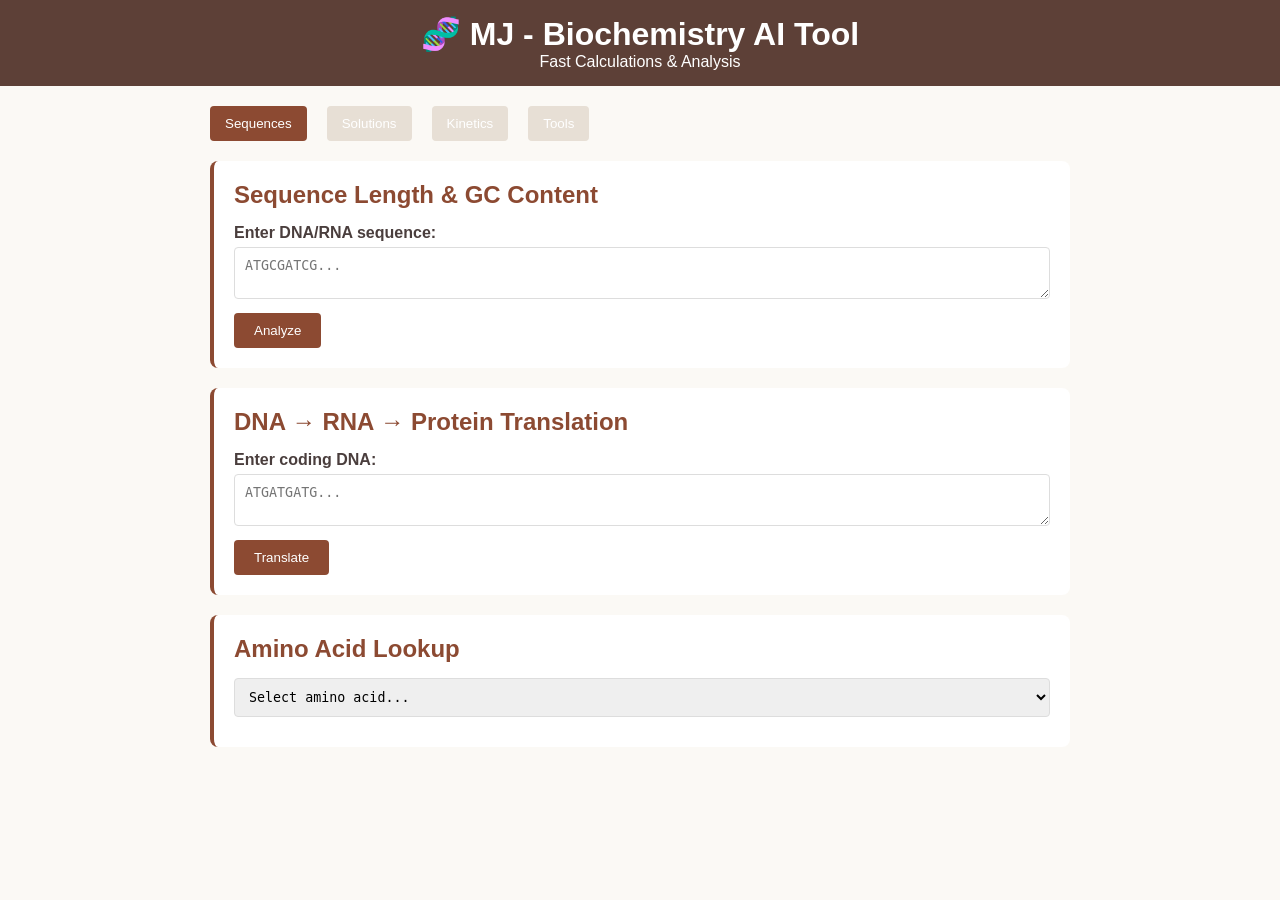
<file: index.html>
<!DOCTYPE html>
<html lang="en">
<head>
    <meta charset="UTF-8">
    <meta name="viewport" content="width=device-width, initial-scale=1.0">
    <title>MJ - Biochemistry AI Tool</title>
    <style>
        * { margin: 0; padding: 0; box-sizing: border-box; }
        body { font-family: Arial, sans-serif; background: #fbf9f5; color: #4a3e3d; }
        .navbar { background: #5d4037; color: white; padding: 15px; text-align: center; }
        .container { max-width: 900px; margin: 0 auto; padding: 20px; }
        .section { background: white; margin: 20px 0; padding: 20px; border-radius: 8px; border-left: 4px solid #8c4a32; }
        h2 { color: #8c4a32; margin-bottom: 15px; }
        label { display: block; font-weight: bold; margin-top: 10px; margin-bottom: 5px; }
        input, textarea, select { width: 100%; padding: 10px; margin-bottom: 10px; border: 1px solid #ddd; border-radius: 4px; font-family: monospace; }
        button { background: #8c4a32; color: white; padding: 10px 20px; border: none; border-radius: 4px; cursor: pointer; margin-right: 10px; }
        button:hover { background: #6f3724; }
        .result { background: #fffdf9; padding: 15px; border-left: 4px solid #8c4a32; margin-top: 15px; display: none; }
        .tabs { display: flex; gap: 10px; margin-bottom: 20px; flex-wrap: wrap; }
        .tab-btn { padding: 10px 15px; background: #e7dfd5; border: none; cursor: pointer; border-radius: 4px; }
        .tab-btn.active { background: #8c4a32; color: white; }
        .tab-content { display: none; }
        .tab-content.active { display: block; }
    </style>
</head>
<body>
    <div class="navbar">
        <h1>🧬 MJ - Biochemistry AI Tool</h1>
        <p>Fast Calculations & Analysis</p>
    </div>

    <div class="container">
        <div class="tabs">
            <button class="tab-btn active" onclick="showTab('sequences')">Sequences</button>
            <button class="tab-btn" onclick="showTab('solutions')">Solutions</button>
            <button class="tab-btn" onclick="showTab('kinetics')">Kinetics</button>
            <button class="tab-btn" onclick="showTab('tools')">Tools</button>
        </div>

        <!-- SEQUENCES TAB -->
        <div id="sequences" class="tab-content active">
            <div class="section">
                <h2>Sequence Length & GC Content</h2>
                <label>Enter DNA/RNA sequence:</label>
                <textarea id="seqInput" placeholder="ATGCGATCG..."></textarea>
                <button onclick="analyzeSequence()">Analyze</button>
                <div id="seqResult" class="result"></div>
            </div>

            <div class="section">
                <h2>DNA → RNA → Protein Translation</h2>
                <label>Enter coding DNA:</label>
                <textarea id="dnaInput" placeholder="ATGATGATG..."></textarea>
                <button onclick="translate()">Translate</button>
                <div id="transResult" class="result"></div>
            </div>

            <div class="section">
                <h2>Amino Acid Lookup</h2>
                <select id="aaSelect" onchange="lookupAA()">
                    <option value="">Select amino acid...</option>
                    <option value="A">Alanine (A)</option>
                    <option value="R">Arginine (R)</option>
                    <option value="D">Aspartic Acid (D)</option>
                    <option value="N">Asparagine (N)</option>
                    <option value="C">Cysteine (C)</option>
                    <option value="E">Glutamic Acid (E)</option>
                    <option value="Q">Glutamine (Q)</option>
                    <option value="G">Glycine (G)</option>
                    <option value="H">Histidine (H)</option>
                    <option value="I">Isoleucine (I)</option>
                    <option value="L">Leucine (L)</option>
                    <option value="K">Lysine (K)</option>
                    <option value="M">Methionine (M)</option>
                    <option value="F">Phenylalanine (F)</option>
                    <option value="P">Proline (P)</option>
                    <option value="S">Serine (S)</option>
                    <option value="T">Threonine (T)</option>
                    <option value="W">Tryptophan (W)</option>
                    <option value="Y">Tyrosine (Y)</option>
                    <option value="V">Valine (V)</option>
                </select>
                <div id="aaResult" class="result"></div>
            </div>
        </div>

        <!-- SOLUTIONS TAB -->
        <div id="solutions" class="tab-content">
            <div class="section">
                <h2>Molarity Calculator (M = n/V)</h2>
                <label>Formula Weight (g/mol):</label>
                <input type="number" id="mw" placeholder="e.g., 180.16">
                <label>Target Molarity (M):</label>
                <input type="number" id="molarity" placeholder="e.g., 0.5">
                <label>Target Volume (mL):</label>
                <input type="number" id="volume" placeholder="e.g., 250">
                <button onclick="calcMolarity()">Calculate Mass</button>
                <div id="molResult" class="result"></div>
            </div>

            <div class="section">
                <h2>Beer-Lambert Law (A = ε·c·l)</h2>
                <label>Absorbance (A):</label>
                <input type="number" id="absorbance" placeholder="e.g., 0.45">
                <label>Extinction Coefficient (M⁻¹cm⁻¹):</label>
                <input type="number" id="extinction" placeholder="e.g., 6220">
                <label>Path Length (cm):</label>
                <input type="number" id="pathLength" value="1">
                <button onclick="calcBeerLambert()">Calculate Concentration</button>
                <div id="beerResult" class="result"></div>
            </div>

            <div class="section">
                <h2>Dilution Calculator (C₁V₁ = C₂V₂)</h2>
                <label>Stock Concentration (C₁):</label>
                <input type="number" id="c1" placeholder="e.g., 10">
                <label>Target Concentration (C₂):</label>
                <input type="number" id="c2" placeholder="e.g., 1">
                <label>Target Volume (mL) (V₂):</label>
                <input type="number" id="v2" placeholder="e.g., 500">
                <button onclick="calcDilution()">Calculate Volumes</button>
                <div id="dilResult" class="result"></div>
            </div>

            <div class="section">
                <h2>Henderson-Hasselbalch Buffer</h2>
                <label>Target pH:</label>
                <input type="number" id="targetPH" placeholder="e.g., 7.4" step="0.1">
                <label>pKa:</label>
                <input type="number" id="pka" placeholder="e.g., 7.21" step="0.1">
                <label>Total Buffer Concentration (M):</label>
                <input type="number" id="bufConc" placeholder="e.g., 0.1" step="0.01">
                <button onclick="calcBuffer()">Calculate Proportions</button>
                <div id="bufResult" class="result"></div>
            </div>
        </div>

        <!-- KINETICS TAB -->
        <div id="kinetics" class="tab-content">
            <div class="section">
                <h2>Michaelis-Menten Kinetics</h2>
                <label>Vmax (μmol/min):</label>
                <input type="number" id="vmax" placeholder="e.g., 120">
                <label>Km (mM):</label>
                <input type="number" id="km" placeholder="e.g., 2.5">
                <label>[S] Substrate (mM):</label>
                <input type="number" id="substrate" placeholder="e.g., 5.0">
                <button onclick="calcEnzyme()">Calculate v₀</button>
                <div id="enzymeResult" class="result"></div>
            </div>

            <div class="section">
                <h2>Centrifuge RPM ↔ RCF Converter</h2>
                <label>Rotor Radius (cm):</label>
                <input type="number" id="radius" placeholder="e.g., 9.5">
                <label>RPM:</label>
                <input type="number" id="rpm" placeholder="e.g., 4000">
                <button onclick="calcRCF()">Calculate G-Force</button>
                <div id="rcfResult" class="result"></div>
            </div>

            <div class="section">
                <h2>Outlier Detection (3-Sigma)</h2>
                <label>Enter data (comma-separated):</label>
                <textarea id="dataInput" placeholder="0.12, 0.14, 0.13, 4.85..."></textarea>
                <button onclick="findOutliers()">Find Outliers</button>
                <div id="outlierResult" class="result"></div>
            </div>
        </div>

        <!-- TOOLS TAB -->
        <div id="tools" class="tab-content">
            <div class="section">
                <h2>Simple Lab Timer</h2>
                <label>Seconds:</label>
                <input type="number" id="timerInput" placeholder="60" value="60">
                <button onclick="startTimer()">Start Timer</button>
                <div id="timerDisplay" style="font-size: 36px; font-weight: bold; text-align: center; margin-top: 20px; color: #8c4a32;">0:00</div>
            </div>

            <div class="section">
                <h2>PCR Master Mix Calculator</h2>
                <label>Number of reactions:</label>
                <input type="number" id="numReactions" placeholder="e.g., 24">
                <button onclick="calcPCR()">Calculate Mix</button>
                <div id="pcrResult" class="result"></div>
            </div>

            <div class="section">
                <h2>Quick DNA Extraction Protocol</h2>
                <div class="result" style="display: block;">
                    <strong>PHENOL-CHLOROFORM EXTRACTION</strong><br><br>
                    1. Add tissue to lysis buffer (10mM Tris, 10mM NaCl)<br>
                    2. Add Proteinase K (25µL of 20mg/mL)<br>
                    3. Incubate at 55°C for 4 hours<br>
                    4. Add equal volume phenol:chloroform:IAA (25:24:1)<br>
                    5. Vortex 30 sec, centrifuge 10,000g for 10 min at 4°C<br>
                    6. Transfer aqueous layer<br>
                    7. Repeat phenol extraction until interface clear<br>
                    8. Add 1 volume ice-cold isopropanol<br>
                    9. Spool DNA with glass rod<br>
                    10. Rinse with 70% ethanol, air dry<br>
                    11. Resuspend in TE buffer overnight at 4°C
                </div>
            </div>
        </div>
    </div>

    <script>
        const aaData = {
            'A': { name: 'Alanine', mass: '89.09', pI: '6.00' },
            'R': { name: 'Arginine', mass: '174.20', pI: '10.76' },
            'D': { name: 'Aspartic Acid', mass: '133.10', pI: '2.77' },
            'N': { name: 'Asparagine', mass: '132.12', pI: '5.41' },
            'C': { name: 'Cysteine', mass: '121.16', pI: '5.07' },
            'E': { name: 'Glutamic Acid', mass: '147.13', pI: '3.22' },
            'Q': { name: 'Glutamine', mass: '146.14', pI: '5.65' },
            'G': { name: 'Glycine', mass: '75.07', pI: '5.97' },
            'H': { name: 'Histidine', mass: '155.15', pI: '7.59' },
            'I': { name: 'Isoleucine', mass: '131.17', pI: '6.02' },
            'L': { name: 'Leucine', mass: '131.17', pI: '5.98' },
            'K': { name: 'Lysine', mass: '146.19', pI: '9.74' },
            'M': { name: 'Methionine', mass: '149.21', pI: '5.74' },
            'F': { name: 'Phenylalanine', mass: '165.19', pI: '5.48' },
            'P': { name: 'Proline', mass: '115.13', pI: '6.30' },
            'S': { name: 'Serine', mass: '105.09', pI: '5.68' },
            'T': { name: 'Threonine', mass: '119.12', pI: '5.87' },
            'W': { name: 'Tryptophan', mass: '204.23', pI: '5.89' },
            'Y': { name: 'Tyrosine', mass: '181.19', pI: '5.66' },
            'V': { name: 'Valine', mass: '117.15', pI: '5.96' }
        };

        const codonTable = {
            'AUG': 'Met', 'UUU': 'Phe', 'UUC': 'Phe', 'UUA': 'Leu', 'UUG': 'Leu',
            'UCU': 'Ser', 'UCC': 'Ser', 'UCA': 'Ser', 'UCG': 'Ser', 'UAU': 'Tyr',
            'UAC': 'Tyr', 'UGU': 'Cys', 'UGC': 'Cys', 'UGG': 'Trp', 'CUU': 'Leu',
            'CUC': 'Leu', 'CUA': 'Leu', 'CUG': 'Leu', 'CCU': 'Pro', 'CCC': 'Pro',
            'CCA': 'Pro', 'CCG': 'Pro', 'CAU': 'His', 'CAC': 'His', 'CAA': 'Gln',
            'CAG': 'Gln', 'CGU': 'Arg', 'CGC': 'Arg', 'CGA': 'Arg', 'CGG': 'Arg',
            'AUU': 'Ile', 'AUC': 'Ile', 'AUA': 'Ile', 'ACU': 'Thr', 'ACC': 'Thr',
            'ACA': 'Thr', 'ACG': 'Thr', 'AAU': 'Asn', 'AAC': 'Asn', 'AAA': 'Lys',
            'AAG': 'Lys', 'AGU': 'Ser', 'AGC': 'Ser', 'AGA': 'Arg', 'AGG': 'Arg',
            'GUU': 'Val', 'GUC': 'Val', 'GUA': 'Val', 'GUG': 'Val', 'GCU': 'Ala',
            'GCC': 'Ala', 'GCA': 'Ala', 'GCG': 'Ala', 'GAU': 'Asp', 'GAC': 'Asp',
            'GAA': 'Glu', 'GAG': 'Glu', 'GGU': 'Gly', 'GGC': 'Gly', 'GGA': 'Gly', 'GGG': 'Gly'
        };

        function showTab(tabName) {
            document.querySelectorAll('.tab-content').forEach(el => el.classList.remove('active'));
            document.querySelectorAll('.tab-btn').forEach(el => el.classList.remove('active'));
            document.getElementById(tabName).classList.add('active');
            event.target.classList.add('active');
        }

        function analyzeSequence() {
            const seq = document.getElementById('seqInput').value.trim().toUpperCase();
            const result = document.getElementById('seqResult');
            if (!seq) { result.style.display = 'none'; return; }
            const gc = ((seq.match(/[GC]/g) || []).length / seq.length * 100).toFixed(2);
            result.innerHTML = `<strong>Length:</strong> ${seq.length} bp<br><strong>GC Content:</strong> ${gc}%`;
            result.style.display = 'block';
        }

        function translate() {
            let dna = document.getElementById('dnaInput').value.trim().toUpperCase().replace(/[^ATCG]/g, '');
            const result = document.getElementById('transResult');
            if (!dna) { result.style.display = 'none'; return; }
            
            const mrna = dna.replace(/T/g, 'U');
            let protein = '';
            for (let i = 0; i < mrna.length - 2; i += 3) {
                const codon = mrna.substring(i, i + 3);
                protein += codonTable[codon] ? codonTable[codon][0] : '?';
                if (codonTable[codon] === 'Stop') break;
            }
            result.innerHTML = `<strong>mRNA:</strong> ${mrna}<br><strong>Protein:</strong> ${protein}`;
            result.style.display = 'block';
        }

        function lookupAA() {
            const aa = document.getElementById('aaSelect').value;
            const result = document.getElementById('aaResult');
            if (!aa) { result.style.display = 'none'; return; }
            const data = aaData[aa];
            result.innerHTML = `<strong>${data.name} (${aa})</strong><br>Mass: ${data.mass} g/mol<br>pI: ${data.pI}`;
            result.style.display = 'block';
        }

        function calcMolarity() {
            const mw = parseFloat(document.getElementById('mw').value);
            const m = parseFloat(document.getElementById('molarity').value);
            const vol = parseFloat(document.getElementById('volume').value);
            const result = document.getElementById('molResult');
            if (!mw || !m || !vol) return;
            const mass = m * (vol / 1000) * mw;
            result.innerHTML = `<strong>Mass needed:</strong> ${mass.toFixed(4)} grams`;
            result.style.display = 'block';
        }

        function calcBeerLambert() {
            const a = parseFloat(document.getElementById('absorbance').value);
            const ext = parseFloat(document.getElementById('extinction').value);
            const path = parseFloat(document.getElementById('pathLength').value);
            const result = document.getElementById('beerResult');
            if (!a || !ext || !path) return;
            const conc = (a / (ext * path)) * 1000000;
            result.innerHTML = `<strong>Concentration:</strong> ${conc.toFixed(2)} µM`;
            result.style.display = 'block';
        }

        function calcDilution() {
            const c1 = parseFloat(document.getElementById('c1').value);
            const c2 = parseFloat(document.getElementById('c2').value);
            const v2 = parseFloat(document.getElementById('v2').value);
            const result = document.getElementById('dilResult');
            if (!c1 || !c2 || !v2) return;
            const v1 = (c2 * v2) / c1;
            result.innerHTML = `<strong>Stock needed (V₁):</strong> ${v1.toFixed(2)} mL<br><strong>Diluent needed:</strong> ${(v2 - v1).toFixed(2)} mL`;
            result.style.display = 'block';
        }

        function calcBuffer() {
            const pH = parseFloat(document.getElementById('targetPH').value);
            const pka = parseFloat(document.getElementById('pka').value);
            const conc = parseFloat(document.getElementById('bufConc').value);
            const result = document.getElementById('bufResult');
            if (!pH || !pka || !conc) return;
            const ratio = Math.pow(10, pH - pka);
            const base = conc * ratio / (1 + ratio);
            const acid = conc - base;
            result.innerHTML = `<strong>Acid [HA]:</strong> ${acid.toFixed(4)} M<br><strong>Base [A⁻]:</strong> ${base.toFixed(4)} M`;
            result.style.display = 'block';
        }

        function calcEnzyme() {
            const vmax = parseFloat(document.getElementById('vmax').value);
            const km = parseFloat(document.getElementById('km').value);
            const s = parseFloat(document.getElementById('substrate').value);
            const result = document.getElementById('enzymeResult');
            if (!vmax || !km || !s) return;
            const v0 = (vmax * s) / (km + s);
            result.innerHTML = `<strong>v₀ (initial velocity):</strong> ${v0.toFixed(4)} µmol/min`;
            result.style.display = 'block';
        }

        function calcRCF() {
            const r = parseFloat(document.getElementById('radius').value);
            const rpm = parseFloat(document.getElementById('rpm').value);
            const result = document.getElementById('rcfResult');
            if (!r || !rpm) return;
            const rcf = 0.00001118 * r * Math.pow(rpm, 2);
            result.innerHTML = `<strong>RCF (g-force):</strong> ${Math.round(rcf)} × g`;
            result.style.display = 'block';
        }

        function findOutliers() {
            const data = document.getElementById('dataInput').value.split(',').map(x => parseFloat(x.trim())).filter(x => !isNaN(x));
            const result = document.getElementById('outlierResult');
            if (data.length < 3) { result.innerHTML = 'Need at least 3 values'; result.style.display = 'block'; return; }
            
            const mean = data.reduce((a, b) => a + b) / data.length;
            const stdev = Math.sqrt(data.reduce((a, b) => a + Math.pow(b - mean, 2)) / (data.length - 1));
            const outliers = data.filter(x => Math.abs(x - mean) > 3 * stdev);
            
            result.innerHTML = `<strong>Mean:</strong> ${mean.toFixed(4)}<br><strong>Std Dev:</strong> ${stdev.toFixed(4)}<br><strong>Outliers (3σ):</strong> ${outliers.length > 0 ? outliers.join(', ') : 'None'}`;
            result.style.display = 'block';
        }

        function startTimer() {
            const seconds = parseInt(document.getElementById('timerInput').value);
            let remaining = seconds;
            const display = document.getElementById('timerDisplay');
            
            const interval = setInterval(() => {
                remaining--;
                const mins = Math.floor(remaining / 60);
                const secs = remaining % 60;
                display.textContent = `${mins}:${secs.toString().padStart(2, '0')}`;
                if (remaining <= 0) { clearInterval(interval); alert('Timer finished!'); }
            }, 1000);
        }

        function calcPCR() {
            const tubes = parseInt(document.getElementById('numReactions').value);
            const result = document.getElementById('pcrResult');
            if (!tubes) return;
            
            const factor = tubes * 1.1;
            const mix = `
            <strong>Master Mix for ${tubes} reactions (with 10% overage):</strong><br>
            • Water: ${(12.5 * factor).toFixed(1)} µL<br>
            • 10X Buffer: ${(2.5 * factor).toFixed(1)} µL<br>
            • Forward Primer: ${(1 * factor).toFixed(1)} µL<br>
            • Reverse Primer: ${(1 * factor).toFixed(1)} µL<br>
            • dNTPs: ${(0.5 * factor).toFixed(1)} µL<br>
            • Taq: ${(0.25 * factor).toFixed(1)} µL<br>
            • Template DNA: ${(7.25 * factor).toFixed(1)} µL
            `;
            result.innerHTML = mix;
            result.style.display = 'block';
        }
    </script>
</body>
</html>
</file>
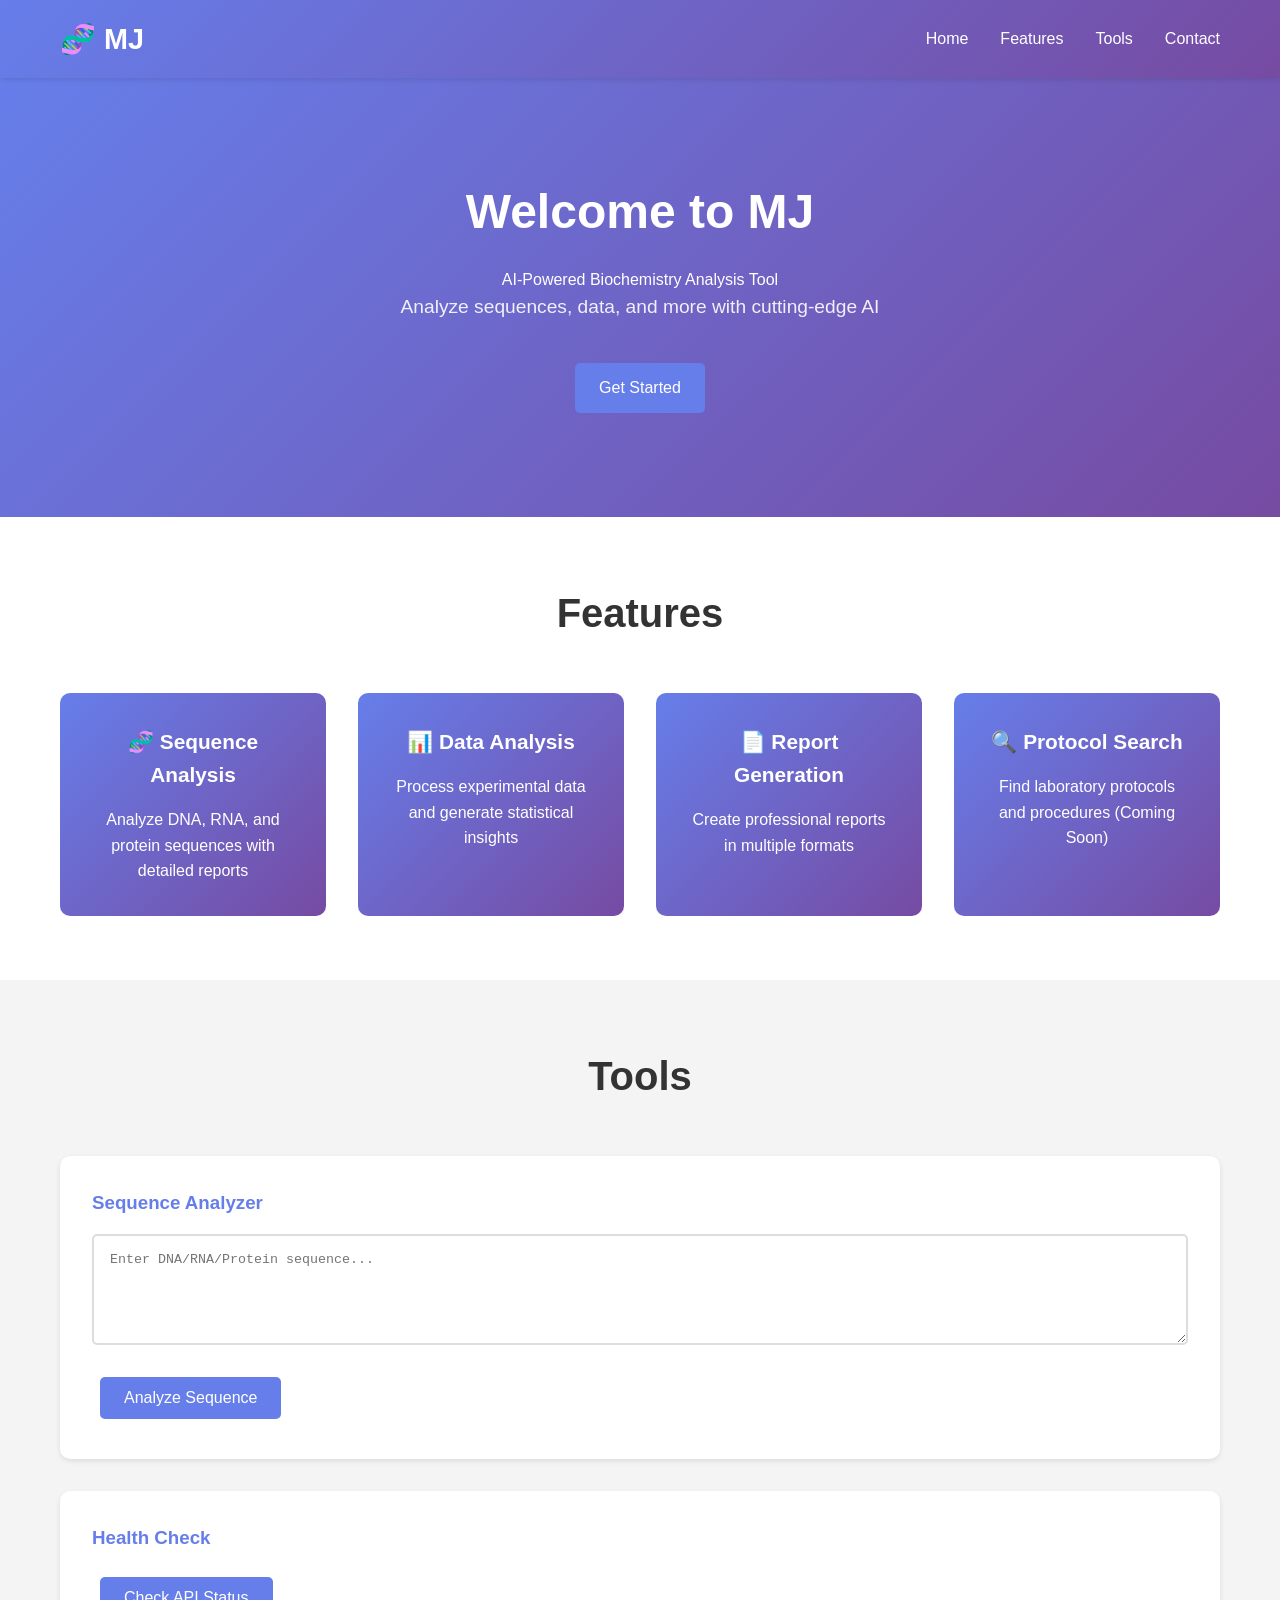
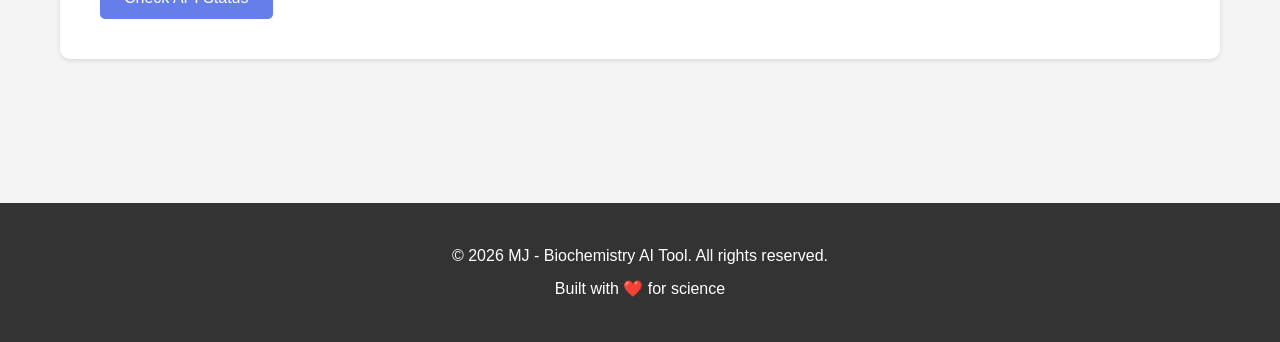
<file: frontend/index.html>
<!DOCTYPE html>
<html lang="en">
<head>
    <meta charset="UTF-8">
    <meta name="viewport" content="width=device-width, initial-scale=1.0">
    <title>MJ - Biochemistry AI Tool</title>
    <link rel="stylesheet" href="style.css">
</head>
<body>
    <nav class="navbar">
        <div class="container">
            <h1 class="logo">🧬 MJ</h1>
            <ul class="nav-links">
                <li><a href="#home">Home</a></li>
                <li><a href="#features">Features</a></li>
                <li><a href="#tools">Tools</a></li>
                <li><a href="#contact">Contact</a></li>
            </ul>
        </div>
    </nav>

    <section id="home" class="hero">
        <div class="container">
            <h2>Welcome to MJ</h2>
            <p>AI-Powered Biochemistry Analysis Tool</p>
            <p class="subtitle">Analyze sequences, data, and more with cutting-edge AI</p>
            <a href="#tools" class="btn btn-primary">Get Started</a>
        </div>
    </section>

    <section id="features" class="features">
        <div class="container">
            <h2>Features</h2>
            <div class="feature-grid">
                <div class="feature-card">
                    <h3>🧬 Sequence Analysis</h3>
                    <p>Analyze DNA, RNA, and protein sequences with detailed reports</p>
                </div>
                <div class="feature-card">
                    <h3>📊 Data Analysis</h3>
                    <p>Process experimental data and generate statistical insights</p>
                </div>
                <div class="feature-card">
                    <h3>📄 Report Generation</h3>
                    <p>Create professional reports in multiple formats</p>
                </div>
                <div class="feature-card">
                    <h3>🔍 Protocol Search</h3>
                    <p>Find laboratory protocols and procedures (Coming Soon)</p>
                </div>
            </div>
        </div>
    </section>

    <section id="tools" class="tools">
        <div class="container">
            <h2>Tools</h2>
            
            <div class="tool-section">
                <h3>Sequence Analyzer</h3>
                <textarea id="sequenceInput" placeholder="Enter DNA/RNA/Protein sequence..." rows="5"></textarea>
                <button class="btn btn-primary" onclick="analyzeSequence()">Analyze Sequence</button>
                <div id="sequenceResult" class="result-box"></div>
            </div>

            <div class="tool-section">
                <h3>Health Check</h3>
                <button class="btn btn-primary" onclick="checkHealth()">Check API Status</button>
                <div id="healthResult" class="result-box"></div>
            </div>
        </div>
    </section>

    <footer>
        <div class="container">
            <p>&copy; 2026 MJ - Biochemistry AI Tool. All rights reserved.</p>
            <p>Built with ❤️ for science</p>
        </div>
    </footer>

    <script src="script.js"></script>
</body>
</html>
</file>
<file: frontend/style.css>
/* MJ - Biochemistry AI Tool */
/* Main Stylesheet */

* {
    margin: 0;
    padding: 0;
    box-sizing: border-box;
}

body {
    font-family: 'Segoe UI', Tahoma, Geneva, Verdana, sans-serif;
    line-height: 1.6;
    color: #333;
    background-color: #f4f4f4;
}

.container {
    max-width: 1200px;
    margin: 0 auto;
    padding: 0 20px;
}

/* Navbar */
.navbar {
    background: linear-gradient(135deg, #667eea 0%, #764ba2 100%);
    color: white;
    padding: 1rem 0;
    position: sticky;
    top: 0;
    z-index: 100;
    box-shadow: 0 2px 5px rgba(0,0,0,0.1);
}

.navbar .container {
    display: flex;
    justify-content: space-between;
    align-items: center;
}

.logo {
    font-size: 1.8rem;
    font-weight: bold;
}

.nav-links {
    display: flex;
    list-style: none;
    gap: 2rem;
}

.nav-links a {
    color: white;
    text-decoration: none;
    transition: opacity 0.3s;
}

.nav-links a:hover {
    opacity: 0.8;
}

/* Hero Section */
.hero {
    background: linear-gradient(135deg, #667eea 0%, #764ba2 100%);
    color: white;
    padding: 6rem 0;
    text-align: center;
}

.hero h2 {
    font-size: 3rem;
    margin-bottom: 1rem;
}

.hero .subtitle {
    font-size: 1.2rem;
    margin-bottom: 2rem;
    opacity: 0.9;
}

/* Buttons */
.btn {
    display: inline-block;
    padding: 0.75rem 1.5rem;
    margin: 0.5rem;
    border: none;
    border-radius: 5px;
    cursor: pointer;
    font-size: 1rem;
    transition: all 0.3s;
    text-decoration: none;
}

.btn-primary {
    background-color: #667eea;
    color: white;
}

.btn-primary:hover {
    background-color: #764ba2;
    transform: translateY(-2px);
    box-shadow: 0 5px 15px rgba(0,0,0,0.2);
}

/* Features Section */
.features {
    padding: 4rem 0;
    background-color: white;
}

.features h2 {
    text-align: center;
    font-size: 2.5rem;
    margin-bottom: 3rem;
    color: #333;
}

.feature-grid {
    display: grid;
    grid-template-columns: repeat(auto-fit, minmax(250px, 1fr));
    gap: 2rem;
}

.feature-card {
    background: linear-gradient(135deg, #667eea 0%, #764ba2 100%);
    color: white;
    padding: 2rem;
    border-radius: 10px;
    text-align: center;
    transition: transform 0.3s;
}

.feature-card:hover {
    transform: translateY(-10px);
}

.feature-card h3 {
    margin-bottom: 1rem;
    font-size: 1.3rem;
}

/* Tools Section */
.tools {
    padding: 4rem 0;
    background-color: #f4f4f4;
}

.tools h2 {
    text-align: center;
    font-size: 2.5rem;
    margin-bottom: 3rem;
    color: #333;
}

.tool-section {
    background: white;
    padding: 2rem;
    margin-bottom: 2rem;
    border-radius: 10px;
    box-shadow: 0 2px 5px rgba(0,0,0,0.1);
}

.tool-section h3 {
    margin-bottom: 1rem;
    color: #667eea;
}

textarea {
    width: 100%;
    padding: 1rem;
    border: 2px solid #ddd;
    border-radius: 5px;
    font-family: 'Courier New', monospace;
    margin-bottom: 1rem;
    resize: vertical;
}

textarea:focus {
    outline: none;
    border-color: #667eea;
}

.result-box {
    background-color: #f9f9f9;
    border-left: 4px solid #667eea;
    padding: 1rem;
    margin-top: 1rem;
    border-radius: 5px;
    min-height: 50px;
    display: none;
}

.result-box.active {
    display: block;
}

/* Footer */
footer {
    background-color: #333;
    color: white;
    text-align: center;
    padding: 2rem 0;
    margin-top: 3rem;
}

footer p {
    margin: 0.5rem 0;
}

/* Responsive */
@media (max-width: 768px) {
    .nav-links {
        gap: 1rem;
    }
    
    .hero h2 {
        font-size: 2rem;
    }
    
    .features h2,
    .tools h2 {
        font-size: 1.8rem;
    }
}
</file>
